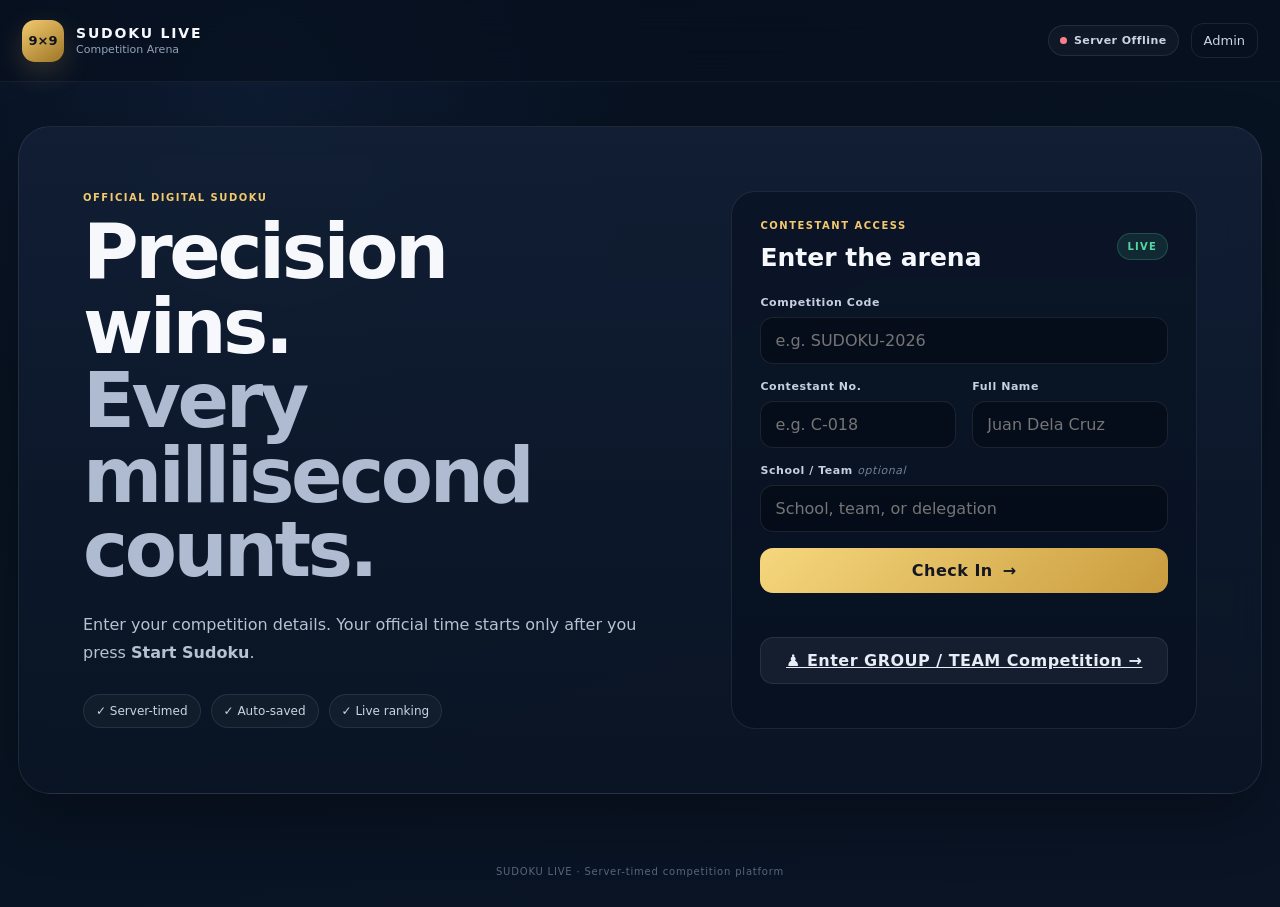
<file: index.html>
<!doctype html>
<html lang="en">
<head>
  <meta charset="utf-8" />
  <meta name="viewport" content="width=device-width,initial-scale=1,viewport-fit=cover" />
  <meta name="theme-color" content="#0b1220" />
  <meta name="description" content="Premium live Sudoku competition platform" />
  <title>SUDOKU LIVE — Competition Arena</title>
  <link rel="manifest" href="./manifest.json" />
  <link rel="icon" href="./assets/icon-192.png" />
  <link rel="apple-touch-icon" href="./assets/icon-192.png" />
  <link rel="stylesheet" href="./styles.css" />
</head>
<body data-page="contestant">
  <div class="ambient ambient-a"></div><div class="ambient ambient-b"></div>
  <header class="topbar">
    <a class="brand" href="./index.html" aria-label="Sudoku Live home">
      <span class="brand-mark" aria-hidden="true">9×9</span>
      <span><strong>SUDOKU LIVE</strong><small>Competition Arena</small></span>
    </a>
    <div class="topbar-actions">
      <span id="connectionBadge" class="status-pill status-connecting"><span class="dot"></span><span>Connecting</span></span>
      <a class="ghost-link" href="./admin.html">Admin</a>
    </div>
  </header>

  <main class="shell contestant-shell">
    <section id="lobbyView" class="view active">
      <div class="hero-card glass">
        <div class="hero-copy">
          <span class="eyebrow">OFFICIAL DIGITAL SUDOKU</span>
          <h1>Precision wins.<br><span>Every millisecond counts.</span></h1>
          <p>Enter your competition details. Your official time starts only after you press <strong>Start Sudoku</strong>.</p>
          <div class="trust-row">
            <span>✓ Server-timed</span><span>✓ Auto-saved</span><span>✓ Live ranking</span>
          </div>
        </div>
        <div class="join-panel">
          <div class="panel-heading"><div><span class="eyebrow">CONTESTANT ACCESS</span><h2>Enter the arena</h2></div><span class="secure-chip">LIVE</span></div>
          <form id="joinForm" class="form-grid">
            <label class="field full"><span>Competition Code</span><input id="competitionCode" autocomplete="off" placeholder="e.g. SUDOKU-2026" maxlength="40" required /></label>
            <label class="field"><span>Contestant No.</span><input id="contestantNo" autocomplete="off" placeholder="e.g. C-018" maxlength="50" required /></label>
            <label class="field"><span>Full Name</span><input id="fullName" autocomplete="name" placeholder="Juan Dela Cruz" maxlength="160" required /></label>
            <label class="field full"><span>School / Team <em>optional</em></span><input id="schoolTeam" autocomplete="organization" placeholder="School, team, or delegation" maxlength="160" /></label>
            <button id="checkInBtn" class="btn btn-primary full" type="submit"><span>Check In</span><span aria-hidden="true">→</span></button>
          </form>
          <p id="joinMessage" class="form-message" role="status"></p><p class="group-entry-link"><a class="btn btn-secondary full" href="./group.html">♟ Enter GROUP / TEAM Competition →</a></p>
        </div>
      </div>
    </section>

    <section id="readyView" class="view">
      <div class="ready-card glass">
        <div class="ready-badge">READY</div>
        <span class="eyebrow">COMPETITION VERIFIED</span>
        <h1 id="readyTitle">Sudoku Competition</h1>
        <p id="readyDescription" class="muted"></p>
        <div class="identity-strip ready-meta-grid">
          <div><small>CONTESTANT</small><strong id="readyName">—</strong></div>
          <div><small>NUMBER</small><strong id="readyNo">—</strong></div>
          <div><small>ORGANIZER</small><strong id="readyOrg">—</strong></div>
          <div><small>DIFFICULTY</small><strong id="readyDifficulty">—</strong></div>
          <div><small>TIME LIMIT</small><strong id="readyLimit">—</strong></div>
          <div><small>PARTICIPATION</small><strong id="readyParticipation">—</strong></div>
        </div>
        <div class="rules-box">
          <strong>Before you start</strong>
          <p>The server controls both elapsed time and the deadline. At 00:00 remaining, your latest server-saved sheet is automatically submitted. Refreshing, closing the app, or changing the device clock will not reset your time.</p>
        </div>
        <button id="startBtn" class="btn btn-primary btn-large">START SUDOKU <span>→</span></button>
        <p id="readyMessage" class="form-message" role="status"></p>
      </div>
    </section>

    <section id="gameView" class="view game-view">
      <div class="game-layout">
        <div class="game-main">
          <div class="game-header glass">
            <div class="game-event"><span class="eyebrow">LIVE ATTEMPT</span><h2 id="gameTitle">Sudoku Competition</h2><p id="gamePlayer">—</p></div>
            <div class="timer-card dual-timer-card">
              <div class="timer-block"><small>TIME ELAPSED</small><strong id="timer">00:00.000</strong></div>
              <div class="timer-block remaining-block"><small>TIME REMAINING</small><strong id="remainingTimer">00:00.000</strong></div>
              <span id="saveStatus">All changes saved</span>
            </div>
          </div>

          <div class="board-wrap glass">
            <div id="sudokuBoard" class="sudoku-board" role="grid" aria-label="Sudoku board"></div>
          </div>

          <div class="mobile-controls glass">
            <div class="number-pad" id="numberPad"></div>
            <div class="tool-row">
              <button class="tool-btn note-toggle" id="noteBtn"><span>✎</span><small>Note</small></button>
              <button class="tool-btn" id="eraseBtn"><span>⌫</span><small>Erase</small></button>
            </div>
          </div>
        </div>

        <aside class="game-sidebar">
          <div class="side-card glass">
            <span class="eyebrow">PROGRESS</span>
            <div class="progress-ring"><strong id="filledCount">0</strong><span>/ 81 filled</span></div>
            <div class="progress-track"><i id="progressBar"></i></div>
            <p class="muted small">Original clue cells are locked. Manual notes are allowed, but no hints, row/column highlighting, answer checking, or solving assistance is provided during play.</p>
          </div>
          <div class="side-card glass">
            <span class="eyebrow">NUMBER PAD</span>
            <div class="number-pad desktop-pad" id="desktopNumberPad"></div>
            <div class="tool-row vertical-tools">
              <button class="tool-btn note-toggle" id="desktopNoteBtn"><span>✎</span><small>Note</small></button>
              <button class="tool-btn" id="desktopEraseBtn"><span>⌫</span><small>Erase</small></button>
            </div>
          </div>
          <div class="side-card danger-card glass">
            <strong>Final submission</strong>
            <p class="muted small">Your board locks after final submission. If time reaches 00:00, the server automatically submits your latest saved sheet.</p>
            <button id="submitBtn" class="btn btn-success full">SUBMIT FINAL ANSWER</button>
          </div>
        </aside>
      </div>
    </section>

    <section id="resultView" class="view">
      <div class="result-card glass">
        <div id="resultIcon" class="result-icon">✓</div>
        <span class="eyebrow">FINAL SUBMISSION RECORDED</span>
        <h1 id="resultHeadline">Submission complete</h1>
        <p id="resultSubline" class="muted">Your result has been secured by the competition server.</p>
        <div class="result-grid">
          <div><small>CORRECT</small><strong id="resultCorrect">—</strong></div>
          <div><small>ACCURACY</small><strong id="resultAccuracy">—</strong></div>
          <div><small>OFFICIAL TIME</small><strong id="resultTime">—</strong></div>
          <div><small>RANK</small><strong id="resultRank">Pending</strong></div>
        </div>
        <div id="leaderboardPanel" class="leaderboard-panel hidden">
          <div class="section-heading"><div><span class="eyebrow">LIVE RESULTS</span><h2>Leaderboard</h2></div></div>
          <div id="publicLeaderboard" class="leaderboard-list"></div>
        </div>
        <button id="returnHomeBtn" class="btn btn-secondary">Return to Home</button>
      </div>
    </section>
  </main>

  <div id="confirmModal" class="modal" aria-hidden="true">
    <div class="modal-backdrop"></div>
    <div class="modal-card glass">
      <div class="modal-icon">!</div><h2>Submit final answer?</h2>
      <p>Once submitted, your answers and official time can no longer be changed.</p>
      <div class="modal-actions"><button id="cancelSubmitBtn" class="btn btn-secondary">Cancel</button><button id="confirmSubmitBtn" class="btn btn-success">Submit Final Answer</button></div>
    </div>
  </div>

  <div id="toastStack" class="toast-stack" aria-live="polite"></div>
  <footer class="footer">SUDOKU LIVE · Server-timed competition platform</footer>
  <script src="./app.js" defer></script>
</body>
</html>
</file>
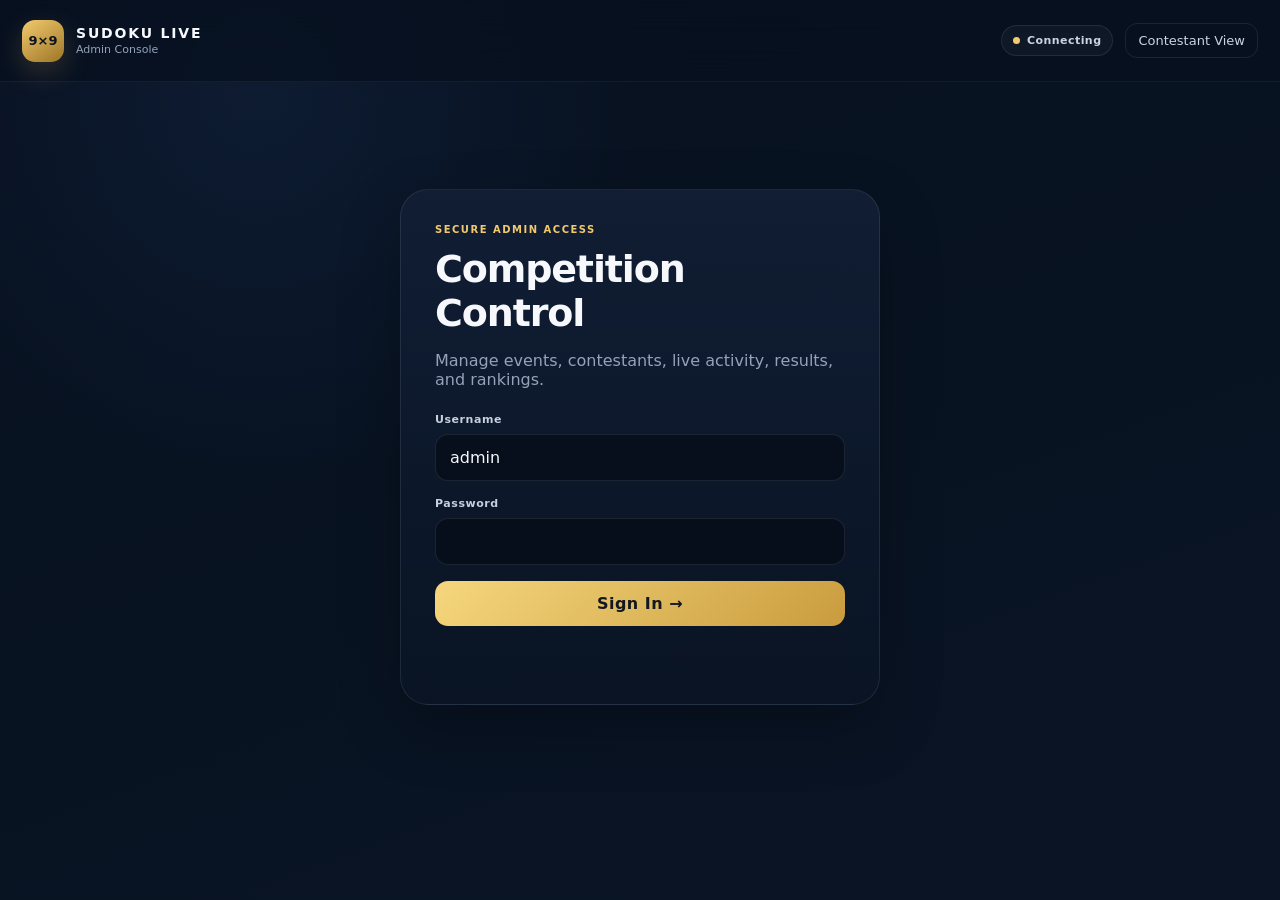
<file: admin.html>
<!doctype html>
<html lang="en">
<head>
  <meta charset="utf-8" />
  <meta name="viewport" content="width=device-width,initial-scale=1,viewport-fit=cover" />
  <meta name="theme-color" content="#0b1220" />
  <title>SUDOKU LIVE — Admin Console</title>
  <link rel="manifest" href="./manifest.json" />
  <link rel="icon" href="./assets/icon-192.png" />
  <link rel="apple-touch-icon" href="./assets/icon-192.png" />
  <link rel="stylesheet" href="./styles.css" /><link rel="stylesheet" href="./group-admin.css" />
</head>
<body data-page="admin">
  <div class="ambient ambient-a"></div><div class="ambient ambient-b"></div>
  <header class="topbar">
    <a class="brand" href="./index.html"><span class="brand-mark">9×9</span><span><strong>SUDOKU LIVE</strong><small>Admin Console</small></span></a>
    <div class="topbar-actions"><span id="adminConnectionBadge" class="status-pill status-connecting"><span class="dot"></span><span>Connecting</span></span><a class="ghost-link" href="./index.html">Contestant View</a></div>
  </header>

  <main class="admin-shell">
    <section id="adminLoginView" class="admin-login view active">
      <div class="login-card glass">
        <span class="eyebrow">SECURE ADMIN ACCESS</span><h1>Competition Control</h1><p class="muted">Manage events, contestants, live activity, results, and rankings.</p>
        <form id="adminLoginForm" class="form-grid single">
          <label class="field"><span>Username</span><input id="adminUsername" value="admin" autocomplete="username" required /></label>
          <label class="field"><span>Password</span><input id="adminPassword" type="password" autocomplete="current-password" required /></label>
          <button class="btn btn-primary" type="submit">Sign In →</button>
          <p id="adminLoginMessage" class="form-message"></p>
        </form>
      </div>
    </section>

    <section id="adminAppView" class="view admin-app">
      <aside class="sidebar glass">
        <div class="sidebar-title"><small>CONTROL CENTER</small><strong id="adminIdentity">Administrator</strong></div>
        <nav class="side-nav">
          <button class="nav-btn active" data-tab="overview"><span>◫</span>Overview</button>
          <button class="nav-btn" data-tab="setup"><span>＋</span>Competition Setup</button>
          <button class="nav-btn" data-tab="groups"><span>♟</span>Teams / Groups</button>
          <button class="nav-btn" data-tab="contestants"><span>♙</span>Contestants</button>
          <button class="nav-btn" data-tab="monitor"><span>◉</span>Live Monitor</button>
          <button class="nav-btn" data-tab="ranking"><span>🏆</span>Rankings</button>
          <button class="nav-btn" data-tab="history"><span>◷</span>History</button>
          <button class="nav-btn" data-tab="settings"><span>⚙</span>Settings</button>
          <button class="nav-btn" data-tab="data"><span>⌁</span>Data & Backup</button>
        </nav>
        <div class="sidebar-bottom"><button id="logoutBtn" class="nav-btn danger-text"><span>↪</span>Sign Out</button></div>
      </aside>

      <div class="admin-content">
        <div class="mobile-admin-nav glass">
          <select id="mobileTabSelect"><option value="overview">Overview</option><option value="setup">Competition Setup</option><option value="groups">Teams / Groups</option><option value="contestants">Contestants</option><option value="monitor">Live Monitor</option><option value="ranking">Rankings</option><option value="history">History</option><option value="settings">Settings</option><option value="data">Data & Backup</option></select>
        </div>

        <section class="admin-tab active" data-panel="overview">
          <div class="page-heading"><div><span class="eyebrow">REAL-TIME OPERATIONS</span><h1>Competition Dashboard</h1><p class="muted">Every critical update is pushed live through Socket.IO.</p></div><div class="heading-actions"><select id="competitionSelect" class="select-premium"></select><button id="refreshBtn" class="icon-btn" title="Resync">↻</button></div></div>
          <div id="noCompetitionNotice" class="empty-state glass hidden"><strong>No competition selected</strong><p>Create a competition from Competition Setup.</p></div>
          <div id="overviewContent">
            <div class="event-strip glass"><div><span id="eventStatus" class="status-chip">DRAFT</span><h2 id="eventName">—</h2><p id="eventMeta">—</p></div><div class="event-actions"><button id="toggleEventBtn" class="btn btn-success">Open Competition</button><button id="leaderboardVisibilityBtn" class="btn btn-secondary">Leaderboard: Hidden</button><button id="copyCodeBtn" class="btn btn-secondary">Copy Code</button><button id="archiveCompetitionBtn" class="btn btn-danger hidden">Archive to History</button></div></div>
            <div class="stat-grid">
              <article class="stat-card glass"><small>REGISTERED</small><strong id="statRegistered">0</strong><span>Total contestants</span></article>
              <article class="stat-card glass"><small>PLAYING</small><strong id="statPlaying">0</strong><span>Live attempts</span></article>
              <article class="stat-card glass"><small>SUBMITTED</small><strong id="statSubmitted">0</strong><span>Final answers</span></article>
              <article class="stat-card glass"><small>PERFECT</small><strong id="statPerfect">0</strong><span>81 / 81 correct</span></article>
              <article class="stat-card glass"><small>NOT STARTED</small><strong id="statNotStarted">0</strong><span>Waiting</span></article>
            </div>
            <div class="dashboard-grid">
              <div class="dashboard-card glass"><div class="section-heading"><div><span class="eyebrow">LIVE ACTIVITY</span><h2>Contestant Monitor</h2></div><span class="live-indicator"><i></i>LIVE</span></div><div id="overviewMonitor" class="table-wrap"></div></div>
              <div class="dashboard-card glass"><div class="section-heading"><div><span class="eyebrow">TOP RESULTS</span><h2>Leaderboard</h2></div></div><div id="overviewLeaderboard" class="leaderboard-list"></div></div>
            </div>
          </div>
        </section>

        <section class="admin-tab" data-panel="setup">
          <div class="page-heading"><div><span class="eyebrow">EVENT BUILDER</span><h1>Competition Setup</h1><p class="muted">Choose the difficulty, official time limit, and participant mode. The system generates equivalent 9×9 Sudoku variants and answer keys automatically.</p></div></div>
          <div class="setup-grid">
            <form id="createCompetitionForm" class="dashboard-card glass form-grid">
              <div class="section-heading full"><div><span class="eyebrow">NEW COMPETITION</span><h2>Event details</h2></div></div>
              <label class="field"><span>Competition Name</span><input id="newName" placeholder="Sudoku Championship Round 2026" required /></label>
              <label class="field"><span>Competition Code</span><input id="newCode" placeholder="CHAMP-2026" required /></label>
              <label class="field full"><span>Organizer / School</span><input id="newOrg" placeholder="Organization or school name" /></label>
              <label class="field full"><span>Description / Instructions</span><textarea id="newDescription" rows="4" placeholder="Instructions shown before contestants start."></textarea></label>

              <label class="field full"><span>Competition Type</span><select id="newCompetitionType"><option value="individual" selected>Individual Competition — Original mode</option><option value="group">GROUP / TEAM Competition</option></select></label>
              <div class="group-create-fields full hidden" id="groupCreateFields">
                <label class="field"><span>Group Format</span><select id="newGroupFormat"><option value="collaborative">Collaborative · One shared board</option><option value="aggregate">Aggregate · Individual boards, combined team score</option></select></label>
                <label class="field"><span>Members per Team</span><input type="number" id="newGroupSize" min="2" max="10" value="4"></label>
                <label class="field"><span>Maximum Teams</span><input type="number" id="newMaxTeams" min="1" max="500" value="8"></label>
                <label class="field"><span>Official Start</span><select id="newGroupStart"><option value="admin">Admin starts every team simultaneously</option><option value="captain">Team captains start individually</option></select></label>
                <label class="field"><span>Shared Board Editing</span><select id="newGroupEdit"><option value="all">All members can edit</option><option value="captain">Captain edits · Others view</option></select></label>
                <p class="muted small group-hint">Admin preregisters teams and individual members. Each member receives a secure access code.</p>
              </div>
              <label class="field"><span>Difficulty</span><select id="newDifficulty" required><option value="EASY">EASY</option><option value="MODERATE">MODERATE</option><option value="DIFFICULT" selected>DIFFICULT</option><option value="EXTREME">EXTREME</option></select></label>
              <label class="field"><span>Time Limit (minutes)</span><input id="newTimeLimit" type="number" min="1" max="720" value="30" required /></label>
              <label class="field"><span>Participation Mode</span><select id="newParticipationMode"><option value="open" selected>Open Play / Unlimited</option><option value="limited">Limited Participants</option></select></label>
              <label class="field" id="maxParticipantsField"><span>Maximum Participants</span><input id="newMaxParticipants" type="number" min="1" max="100000" value="50" /></label>

              <label class="switch-row full"><span><strong>Open Registration</strong><small>ON: contestants may register using the contest code. OFF: pre-registered contestants only.</small></span><input id="newSelfReg" type="checkbox" checked /><i></i></label>
              <label class="switch-row full"><span><strong>Show live leaderboard</strong><small>Normally keep this OFF until official results are ready.</small></span><input id="newShowLeaderboard" type="checkbox" /><i></i></label>

              <div class="generator-card full">
                <div class="generator-icon">9×9</div><div><span class="eyebrow">AUTOMATIC PUZZLE ENGINE</span><strong>No test/material import required</strong><p>The backend creates a validated base puzzle for the selected difficulty, then assigns each contestant a randomized equivalent variant with its private answer key. Variants preserve the same structural difficulty.</p></div>
              </div>
              <button class="btn btn-primary full" type="submit">Create Competition →</button><p id="createMessage" class="form-message full"></p>
            </form>
            <div class="dashboard-card glass guide-card"><span class="eyebrow">COMPETITION ENGINE</span><h2>Fair and server-controlled</h2><div class="check-list"><p>✓ EASY / MODERATE / DIFFICULT / EXTREME modes</p><p>✓ Unique-solution puzzle families</p><p>✓ Random equivalent puzzle per contestant</p><p>✓ Private answer key generated server-side</p><p>✓ Server-authoritative time limit & auto-submit</p><p>✓ Accuracy first, elapsed time as tie-breaker</p></div><div class="info-box"><strong>Important</strong><p>Difficulty, time limit, and participant limit become locked after the first official attempt starts.</p></div></div>
          </div>
        </section>

        <section class="admin-tab" data-panel="groups">
          <div class="page-heading"><div><span class="eyebrow">OFFICIAL TEAM REGISTRY</span><h1>Group Competition</h1><p class="muted">Create teams, preregister each member, distribute secure access codes, and start all teams simultaneously.</p></div><div class="heading-actions"><a href="./group.html" class="btn btn-secondary" target="_blank">Open Player Group Arena ↗</a></div></div>
          <div id="groupNotSelected" class="dashboard-card glass"><h2>Select a Group Competition</h2><p class="muted">Create a Group type in Competition Setup, then select it in the top Dashboard.</p></div>
          <div id="groupAdminPanel" class="hidden">
            <div class="group-admin-actions"><button class="btn btn-primary" id="groupStartAll">Start All Teams Simultaneously</button><button class="btn btn-secondary" id="groupRefresh">↻ Refresh Teams</button><span id="groupAdminDetails" class="muted small"></span></div>
            <div class="registry-toolbar"><button class="btn btn-primary" id="groupQuickAdd" type="button">＋ Add Team & Members</button><span class="muted small">Create a whole roster in one step. Team and member codes are suggested automatically.</span></div>
            <details class="dashboard-card glass registry-import"><summary>Bulk Import (CSV) · Optional</summary><p class="muted small">One row per member: <strong>Team Code, Team Name, School, Contestant No., Full Name, Role</strong>. The first member should be captain.</p><textarea id="groupBulk" rows="6" placeholder="A, TEAM ALPHA, MNHS, A-01, Juan Dela Cruz, captain"></textarea><button class="btn btn-secondary full" id="groupImport" type="button">Import and Generate Access Codes</button></details>
            <div class="dashboard-card glass"><div class="section-heading"><div><span class="eyebrow">LIVE GROUP REGISTRY</span><h2>Official Teams</h2></div></div><div id="groupTeamList" class="group-team-list"></div></div>
            <div class="dashboard-card glass hidden" id="groupCredentialsPanel"><div class="section-heading"><div><span class="eyebrow">CONFIDENTIAL · SHOW ONLY ONCE</span><h2>New Member Credentials</h2></div><button id="groupDownloadCreds" class="btn btn-secondary" type="button">Download CSV</button></div><p class="muted small">Copy or download these credentials now. For security, PINs are stored hashed and cannot be displayed again; use Reset Code for a replacement.</p><div id="groupCredentialList" class="table-wrap"></div></div>
          </div>
        </section>

        <section class="admin-tab" data-panel="contestants">
          <div class="page-heading"><div><span class="eyebrow">PARTICIPANT REGISTRY</span><h1>Contestants</h1><p class="muted">Pre-register contestants or allow self-registration in event settings.</p></div></div>
          <div class="registry-toolbar"><button class="btn btn-primary" id="individualQuickAdd" type="button">＋ Add Contestant</button><label class="registry-search"><span class="muted small">Search</span><input id="contestantSearch" placeholder="Name, number or school" type="search" autocomplete="off" /></label></div>
          <form id="addContestantForm" class="hidden"><input id="addNo"><input id="addName"><input id="addSchool"><button type="submit">Save</button><p id="contestantMessage" class="form-message"></p></form>
          <details class="dashboard-card glass registry-import"><summary>Bulk Import (CSV) · Optional</summary><p class="muted small">Format: <strong>Contestant No, Full Name, School/Team</strong> — one contestant per line.</p><textarea id="bulkContestants" rows="6" placeholder="C-001, Juan Dela Cruz, Team A"></textarea><button id="bulkImportBtn" class="btn btn-secondary full" type="button">Import Contestants</button><p id="bulkMessage" class="form-message"></p></details>
          <div class="dashboard-card glass"><div class="section-heading"><div><span class="eyebrow">REGISTRY</span><h2>Competition contestants</h2></div></div><div id="contestantTable" class="table-wrap"></div></div>
        </section>

        <section class="admin-tab" data-panel="monitor">
          <div class="page-heading"><div><span class="eyebrow">SOCKET.IO LIVE FEED</span><h1>Live Monitor</h1><p class="muted">Starts, saves, submissions, reconnects, and status changes appear without manual refreshing.</p></div></div>
          <div class="dashboard-card glass"><div class="section-heading"><div><span class="eyebrow">ACTIVE EVENT</span><h2 id="monitorTitle">Contestant Status</h2></div><span class="live-indicator"><i></i>LIVE</span></div><div id="fullMonitor" class="table-wrap"></div></div>
        </section>

        <section class="admin-tab" data-panel="ranking">
          <div class="page-heading"><div><span class="eyebrow">OFFICIAL RESULTS</span><h1>Rankings</h1><p class="muted">Correctness first, then shortest server-measured elapsed time.</p></div><div class="heading-actions result-tools"><button id="printResultsBtn" class="icon-action-btn" title="Print official results" aria-label="Print official results"><svg viewBox="0 0 24 24" aria-hidden="true"><path d="M7 8V4h10v4M7 17H5a2 2 0 0 1-2-2v-4a2 2 0 0 1 2-2h14a2 2 0 0 1 2 2v4a2 2 0 0 1-2 2h-2M7 14h10v6H7z"/></svg></button><button id="certificateBtn" class="icon-action-btn certificate-action" title="Generate Champion certificates" aria-label="Generate certificates"><span class="cert-icon">★</span><span class="file-badge">CERT</span></button><button id="exportXlsxBtn" class="icon-action-btn" title="Download Excel (.xlsx)" aria-label="Download Excel results"><svg viewBox="0 0 24 24" aria-hidden="true"><path d="M12 3v12m0 0 4-4m-4 4-4-4M5 19h14"/></svg><span class="file-badge">XLSX</span></button></div></div>
          <div class="dashboard-card glass"><div class="ranking-note"><strong>Ranking logic</strong><span>Accuracy / Correct answers ↓ → Shortest elapsed time ↑</span></div><div id="fullLeaderboard" class="ranking-table"></div></div>
        </section>


        <section class="admin-tab" data-panel="history">
          <div class="page-heading"><div><span class="eyebrow">OFFICIAL RECORDS</span><h1>Competition History</h1><p class="muted">Completed competitions are archived here with their rankings, exports, and certificates. Admins can permanently delete an individual archived record using its Delete button.</p></div><div class="heading-actions"><button id="refreshHistoryBtn" class="btn btn-secondary">Refresh History</button></div></div>
          <div id="historyList" class="history-grid"></div>
        </section>

        <section class="admin-tab" data-panel="settings">
          <div class="page-heading"><div><span class="eyebrow">CERTIFICATE SETTINGS</span><h1>Signatories & Certificate Header</h1><p class="muted">Configure the names and designations that automatically appear on Champion, 1st Runner-Up, and 2nd Runner-Up certificates.</p></div></div>
          <form id="certificateSettingsForm" class="dashboard-card glass form-grid certificate-settings-form">
            <div class="section-heading full"><div><span class="eyebrow">A4 CERTIFICATE TEMPLATE</span><h2>Institutional Header</h2></div></div>
            <label class="field full"><span>Department</span><input id="certDepartment" value="DEPARTMENT OF EDUCATION" /></label>
            <label class="field"><span>Region</span><input id="certRegion" value="CARAGA ADMINISTRATIVE REGION" /></label>
            <label class="field"><span>Division</span><input id="certDivision" value="DIVISION OF AGUSAN DEL NORTE" /></label>
            <label class="field full"><span>School Name</span><input id="certSchool" value="MAGALLANES NATIONAL HIGH SCHOOL" /></label>
            <label class="field full"><span>Venue / Issuance Place</span><input id="certVenue" value="Magallanes National High School, Magallanes, Agusan del Norte" /></label>
            <div class="section-heading full signatory-heading"><div><span class="eyebrow">SIGNATORIES</span><h2>Four configurable signature lines</h2><p class="muted small">Leave a name blank if you want a blank signature line with designation only.</p></div></div>
            <div id="signatoryFields" class="signatory-grid full"></div>
            <button class="btn btn-primary full" type="submit">Save Certificate Settings</button>
            <p id="certificateSettingsMessage" class="form-message full"></p>
          </form>
        </section>

        <section class="admin-tab" data-panel="data">
          <div class="page-heading"><div><span class="eyebrow">DATA PROTECTION</span><h1>Backup, Restore & Reset</h1><p class="muted">Protect official records and safely clear practice data without changing the contest configuration or generator settings.</p></div></div>
          <div class="data-tools-grid">
            <article class="data-tool-card dashboard-card glass">
              <div class="tool-icon backup-icon">⇩</div>
              <span class="eyebrow">FULL DATA BACKUP</span><h2>Download Backup</h2>
              <p>Downloads competitions, contestants, attempts, rankings, and audit records. Admin credentials are intentionally excluded.</p>
              <button id="backupDataBtn" class="btn btn-primary full">Download Backup</button>
            </article>
            <article class="data-tool-card dashboard-card glass">
              <div class="tool-icon restore-icon">↺</div>
              <span class="eyebrow">SAFE RESTORE</span><h2>Restore Backup</h2>
              <p>Restore a SUDOKU LIVE backup file. All competitions must be closed and no contestant may be actively playing.</p>
              <label class="file-chip restore-picker">Choose Backup File<input id="restoreBackupFile" type="file" accept=".json,application/json" /></label>
              <div id="restoreFileName" class="selected-file">No file selected</div>
              <button id="restoreDataBtn" class="btn btn-secondary full" disabled>Review & Restore</button>
            </article>
            <article class="data-tool-card dashboard-card glass danger-tool">
              <div class="tool-icon reset-icon">⌫</div>
              <span class="eyebrow">PRACTICE CLEANUP</span><h2>Reset Operational Data</h2>
              <p>Clears the <strong>selected competition's contestants, attempts, results, rankings, and live practice records</strong>, then returns it to Draft.</p>
              <div class="preserve-note"><strong>Preserved:</strong> competition name/code, instructions, organizer, difficulty, time limit, participation settings, generator configuration, and admin account.</div>
              <button id="resetOperationalBtn" class="btn btn-danger full">Reset Selected Competition</button>
            </article>
          </div>
          <div class="dashboard-card glass safety-banner"><strong>Recommended workflow</strong><span>Download a backup first → reset practice data → register official contestants → open the elimination round.</span></div>
        </section>
      </div>
    </section>
  </main>


  <div id="resetOperationalModal" class="modal" aria-hidden="true">
    <div class="modal-backdrop" data-close-reset></div>
    <div class="modal-card glass confirm-data-card">
      <div class="modal-icon danger-modal-icon">!</div>
      <span class="eyebrow">DESTRUCTIVE ACTION</span><h2>Reset practice data?</h2>
      <p id="resetOperationalSummary">This will permanently clear operational records for the selected competition.</p>
      <label class="field confirm-field"><span>Type the competition code to confirm</span><input id="resetConfirmCode" autocomplete="off" /></label>
      <div class="modal-actions"><button id="cancelResetBtn" class="btn btn-secondary">Cancel</button><button id="confirmResetBtn" class="btn btn-danger" disabled>Reset Operational Data</button></div>
    </div>
  </div>

  <div id="restoreBackupModal" class="modal" aria-hidden="true">
    <div class="modal-backdrop" data-close-restore></div>
    <div class="modal-card glass confirm-data-card">
      <div class="modal-icon">↺</div>
      <span class="eyebrow">RESTORE BACKUP</span><h2>Replace competition data?</h2>
      <p id="restoreBackupSummary">The selected backup will replace current competition data. Your admin account remains unchanged.</p>
      <div class="modal-actions"><button id="cancelRestoreBtn" class="btn btn-secondary">Cancel</button><button id="confirmRestoreBtn" class="btn btn-primary">Restore Backup</button></div>
    </div>
  </div>


  <div id="deleteHistoryModal" class="modal" aria-hidden="true">
    <div class="modal-backdrop" data-close-history-delete></div>
    <form id="deleteHistoryForm" class="modal-card glass confirm-data-card" role="dialog" aria-modal="true" aria-labelledby="deleteHistoryTitle">
      <div class="modal-icon danger-modal-icon">!</div>
      <span class="eyebrow">PERMANENT HISTORY DELETION</span>
      <h2 id="deleteHistoryTitle">Delete archived competition?</h2>
      <p id="deleteHistorySummary">This action will permanently erase this competition's records.</p>
      <p class="delete-history-warning">Cannot be undone. Download a full backup first if these records may be needed later.</p>
      <label class="field confirm-field"><span>Type the competition code to confirm</span><input id="deleteHistoryConfirmCode" autocomplete="off" autocapitalize="characters" required /></label>
      <div class="modal-actions"><button id="cancelHistoryDeleteBtn" class="btn btn-secondary" type="button">Cancel</button><button id="confirmHistoryDeleteBtn" class="btn btn-danger" type="submit" disabled>Permanently Delete</button></div>
    </form>
  </div>

  <div id="registryModal" class="modal" aria-hidden="true"><div class="modal-backdrop" data-registry-close></div><form class="modal-card glass registry-editor" id="registryEditorForm" role="dialog" aria-modal="true" aria-labelledby="registryEditorTitle"><div class="registry-editor-top"><span class="eyebrow">QUICK REGISTRATION</span><button type="button" class="registry-icon-btn" data-registry-close aria-label="Close registration editor">×</button></div><h2 id="registryEditorTitle">Registration</h2><p id="registryEditorHelp" class="muted small">Fields marked * are required.</p><div id="registryEditorFields"></div><p id="registryEditorError" class="form-message" role="alert"></p><div class="modal-actions"><button type="button" class="btn btn-secondary" data-registry-close>Cancel</button><button type="submit" class="btn btn-primary" id="registryEditorSave">Save</button></div></form></div>
  <div id="adminToastStack" class="toast-stack"></div>
  <script src="./admin.js" defer></script><script src="./group-admin.js" defer></script>
</body>
</html>
</file>
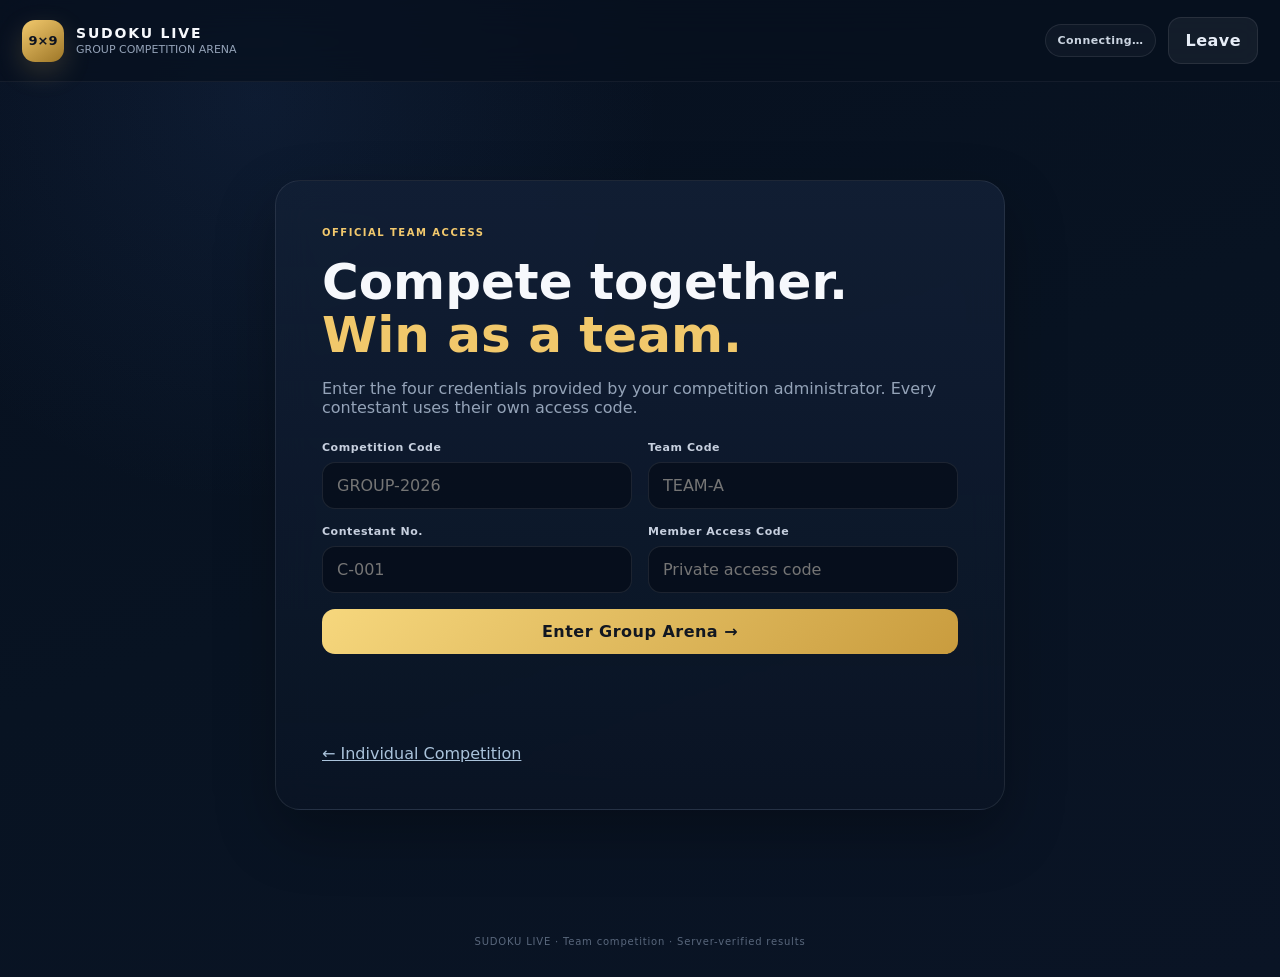
<file: group.html>
<!doctype html><html lang="en"><head><meta charset="utf-8"><meta name="viewport" content="width=device-width,initial-scale=1,viewport-fit=cover"><meta name="theme-color" content="#0b1220"><title>SUDOKU LIVE · Group Arena</title><link rel="manifest" href="./manifest.json"><link rel="icon" href="./assets/icon-192.png"><link rel="stylesheet" href="./styles.css"><link rel="stylesheet" href="./group.css"></head>
<body class="group-page"><div class="ambient ambient-a"></div><div class="ambient ambient-b"></div><header class="topbar"><a class="brand" href="./index.html"><span class="brand-mark">9×9</span><span><strong>SUDOKU LIVE</strong><small>GROUP COMPETITION ARENA</small></span></a><div class="topbar-actions"><span class="status-pill" id="groupConnection">Connecting…</span><button class="btn btn-secondary" id="groupLogout" type="button">Leave</button></div></header>
<main class="shell group-shell"><section id="groupLogin" class="group-login glass"><span class="eyebrow">OFFICIAL TEAM ACCESS</span><h1>Compete together. <span>Win as a team.</span></h1><p class="muted">Enter the four credentials provided by your competition administrator. Every contestant uses their own access code.</p><form id="groupLoginForm" class="form-grid"><label class="field"><span>Competition Code</span><input id="gc" maxlength="40" required autocomplete="off" placeholder="GROUP-2026"></label><label class="field"><span>Team Code</span><input id="gt" maxlength="40" required autocomplete="off" placeholder="TEAM-A"></label><label class="field"><span>Contestant No.</span><input id="gn" maxlength="50" required autocomplete="off" placeholder="C-001"></label><label class="field"><span>Member Access Code</span><input id="gp" maxlength="48" required autocomplete="off" type="password" placeholder="Private access code"></label><button class="btn btn-primary full" type="submit">Enter Group Arena →</button><p class="form-message full" id="groupLoginMessage" role="status"></p></form><a class="group-back" href="./index.html">← Individual Competition</a></section>
<section id="groupArena" class="hidden"><div class="group-heading glass"><div><span class="eyebrow" id="groupMode">COLLABORATIVE CHALLENGE</span><h1 id="groupTeamName">Your Team</h1><p id="groupIdentity" class="muted"></p><div class="group-members" id="groupMembers"></div></div><div class="group-times"><div><small>OFFICIAL TIME ELAPSED</small><strong id="groupElapsed">00:00</strong></div><div><small>TIME REMAINING</small><strong id="groupRemaining">--:--</strong></div></div></div>
<div class="group-status glass" id="groupStatus"><span id="groupStatusText">Waiting for official start</span><button class="btn btn-primary hidden" id="groupStart">Start Team Attempt →</button></div>
<div class="group-game-layout"><div class="group-board-panel glass"><div class="group-board-head"><strong id="groupBoardTitle">Official Group Puzzle</strong><span id="groupSync">● Server synchronized</span></div><div class="group-grid" id="groupGrid" role="grid" aria-label="Team Sudoku puzzle"></div><div class="group-numpad" id="groupPad"></div><div class="group-tools"><button class="btn btn-secondary" id="groupNote">✎ Notes: Off</button><button class="btn btn-secondary" id="groupErase">⌫ Erase</button></div><p class="muted small" id="groupBoardTip">Choose a cell, then enter a digit. Original clues cannot be edited.</p></div>
<aside class="group-side"><div class="side-card glass"><span class="eyebrow">TEAM PROGRESS</span><h2 id="groupFilled">0 / 81</h2><div class="progress-track"><i id="groupProgress"></i></div><p class="muted small">Filled cells are progress only; correctness is revealed after results are released.</p></div><div class="side-card glass"><span class="eyebrow">TEAM STATUS</span><div id="groupRoster"></div><p class="muted small">Each device synchronizes official changes through the server. A stale edit reloads the latest board.</p></div><div class="side-card glass"><span class="eyebrow">FINAL SUBMISSION</span><p class="muted small" id="groupSubmitHint">Only the team captain can submit a collaborative board. For aggregate, each member submits their own board.</p><button class="btn btn-success full" id="groupSubmit">Submit Final Answer</button></div></aside></div>
<div id="groupResults" class="group-results glass hidden"><span class="eyebrow">OFFICIAL GROUP RESULTS</span><h2>Team Leaderboard</h2><div id="groupLeaderboard"></div></div></section></main><div id="groupToasts" class="toast-stack" aria-live="polite"></div><footer class="footer">SUDOKU LIVE · Team competition · Server-verified results</footer><script src="./group.js" defer></script></body></html>
</file>
<file: styles.css>
:root{
  --bg:#07101f;--bg2:#0b1528;--panel:rgba(14,25,45,.82);--panel2:rgba(19,33,57,.88);--line:rgba(255,255,255,.085);
  --text:#f6f8fc;--muted:#94a3b8;--gold:#f2c96d;--gold2:#d7a944;--green:#56d6a1;--red:#ff7d8d;--blue:#75a7ff;
  --shadow:0 24px 60px rgba(0,0,0,.28);--radius:24px;--radius-sm:16px;--max:1440px;
}
*{box-sizing:border-box}html{background:var(--bg);scroll-behavior:smooth}body{margin:0;min-height:100vh;overflow-x:hidden;background:radial-gradient(circle at 20% 10%,rgba(60,105,180,.12),transparent 30%),linear-gradient(160deg,#07101f 0%,#081322 50%,#0a1425 100%);color:var(--text);font-family:Inter,ui-sans-serif,system-ui,-apple-system,BlinkMacSystemFont,"Segoe UI",sans-serif;-webkit-font-smoothing:antialiased}
button,input,textarea,select{font:inherit}button{cursor:pointer}.ambient{position:fixed;border-radius:50%;filter:blur(90px);pointer-events:none;z-index:-1;opacity:.22}.ambient-a{width:360px;height:360px;background:#315fa9;left:-120px;top:12%}.ambient-b{width:420px;height:420px;background:#8b6a24;right:-180px;bottom:3%}
.glass{background:linear-gradient(180deg,rgba(18,31,53,.92),rgba(10,20,36,.88));border:1px solid var(--line);box-shadow:var(--shadow);backdrop-filter:blur(18px)}
.topbar{height:82px;padding:0 max(22px,calc((100vw - var(--max))/2));display:flex;align-items:center;justify-content:space-between;border-bottom:1px solid rgba(255,255,255,.055);position:sticky;top:0;background:rgba(7,16,31,.76);backdrop-filter:blur(18px);z-index:50}.brand{display:flex;gap:12px;align-items:center;color:inherit;text-decoration:none}.brand-mark{width:42px;height:42px;border-radius:13px;display:grid;place-items:center;background:linear-gradient(145deg,var(--gold),#9d7627);color:#0d1320;font-weight:900;font-size:13px;box-shadow:0 10px 28px rgba(242,201,109,.18)}.brand strong{display:block;letter-spacing:.13em;font-size:14px}.brand small{display:block;color:var(--muted);font-size:11px;margin-top:2px}.topbar-actions{display:flex;align-items:center;gap:12px}.ghost-link{color:#cbd5e1;text-decoration:none;font-size:13px;padding:9px 12px;border:1px solid var(--line);border-radius:12px}.status-pill{display:inline-flex;align-items:center;gap:7px;padding:8px 11px;border-radius:999px;font-size:11px;font-weight:800;letter-spacing:.04em;border:1px solid var(--line);color:#cbd5e1;background:rgba(255,255,255,.035)}.status-pill .dot{width:7px;height:7px;border-radius:50%;background:#94a3b8}.status-online .dot{background:var(--green);box-shadow:0 0 0 5px rgba(86,214,161,.09)}.status-offline .dot{background:var(--red)}.status-connecting .dot{background:var(--gold);animation:pulse 1.2s infinite}@keyframes pulse{50%{opacity:.35}}
.shell{width:min(var(--max),calc(100% - 36px));margin:0 auto;padding:44px 0 72px}.view{display:none}.view.active{display:block}.contestant-shell{max-width:1280px}.hero-card{border-radius:32px;padding:clamp(28px,5vw,64px);display:grid;grid-template-columns:1.12fr .88fr;gap:56px;align-items:center;min-height:650px}.eyebrow{display:block;color:var(--gold);font-weight:900;letter-spacing:.15em;font-size:10px;margin-bottom:12px}.hero-copy h1{font-size:clamp(42px,6vw,76px);line-height:.98;letter-spacing:-.045em;margin:0 0 24px}.hero-copy h1 span{color:#aebbd0}.hero-copy p{color:#b6c1d2;font-size:16px;line-height:1.7;max-width:650px}.trust-row{display:flex;flex-wrap:wrap;gap:10px;margin-top:28px}.trust-row span{padding:9px 12px;border:1px solid var(--line);border-radius:999px;color:#cbd5e1;font-size:12px;background:rgba(255,255,255,.035)}
.join-panel,.ready-card,.result-card{border:1px solid var(--line);border-radius:24px;padding:28px;background:rgba(6,15,29,.46)}.panel-heading,.section-heading,.grid-input-heading,.page-heading,.event-strip{display:flex;align-items:center;justify-content:space-between;gap:18px}.panel-heading h2,.section-heading h2,.grid-input-heading strong{margin:0}.panel-heading h2{font-size:25px}.secure-chip,.status-chip{border-radius:999px;padding:7px 10px;font-size:10px;font-weight:900;letter-spacing:.12em;background:rgba(86,214,161,.11);color:var(--green);border:1px solid rgba(86,214,161,.22)}
.form-grid{display:grid;grid-template-columns:1fr 1fr;gap:16px;margin-top:24px}.form-grid.single{grid-template-columns:1fr}.full{grid-column:1/-1;width:100%}.field{display:flex;flex-direction:column;gap:8px}.field span{font-size:11px;font-weight:800;color:#c7d0df;letter-spacing:.05em}.field em{font-weight:500;color:#718096}.field input,.field textarea,.field select,textarea,.select-premium,.mobile-admin-nav select{width:100%;border:1px solid rgba(255,255,255,.09);border-radius:13px;background:rgba(4,10,21,.6);color:var(--text);padding:13px 14px;outline:none;transition:.18s}.field input:focus,.field textarea:focus,textarea:focus,.select-premium:focus{border-color:rgba(242,201,109,.55);box-shadow:0 0 0 3px rgba(242,201,109,.07)}textarea{resize:vertical}.btn{border:0;border-radius:13px;padding:13px 16px;font-weight:850;letter-spacing:.03em;display:inline-flex;align-items:center;justify-content:center;gap:10px;transition:transform .15s,filter .15s,border-color .15s}.btn:hover{transform:translateY(-1px);filter:brightness(1.04)}.btn:disabled{cursor:not-allowed;opacity:.46;transform:none}.btn-primary{background:linear-gradient(135deg,#f6d77d,#c99c3e);color:#121721}.btn-secondary{background:rgba(255,255,255,.055);color:#e7edf7;border:1px solid var(--line)}.btn-success{background:linear-gradient(135deg,#72e5b8,#33ad7b);color:#071812}.btn-danger{background:rgba(255,125,141,.12);color:#ff9ba7;border:1px solid rgba(255,125,141,.2)}.btn-large{padding:17px 24px;font-size:15px}.form-message{min-height:18px;margin:10px 0 0;color:#f1c96f;font-size:12px}.form-message.error{color:var(--red)}.form-message.success{color:var(--green)}
.ready-card,.result-card{max-width:860px;margin:55px auto;text-align:center;padding:48px;border-radius:30px}.ready-badge{width:86px;height:86px;border-radius:28px;background:linear-gradient(145deg,rgba(242,201,109,.18),rgba(242,201,109,.06));border:1px solid rgba(242,201,109,.28);display:grid;place-items:center;margin:0 auto 22px;color:var(--gold);font-weight:900;letter-spacing:.12em}.ready-card h1,.result-card h1{font-size:clamp(32px,5vw,54px);margin:4px 0 10px;letter-spacing:-.035em}.muted{color:var(--muted)}.small{font-size:12px;line-height:1.6}.identity-strip,.result-grid{display:grid;grid-template-columns:repeat(3,1fr);gap:12px;margin:26px 0}.identity-strip>div,.result-grid>div{padding:17px;border:1px solid var(--line);background:rgba(255,255,255,.025);border-radius:15px}.identity-strip small,.result-grid small{display:block;color:#7f8da3;font-size:9px;font-weight:900;letter-spacing:.12em;margin-bottom:7px}.identity-strip strong,.result-grid strong{font-size:14px}.rules-box,.info-box{background:rgba(117,167,255,.06);border:1px solid rgba(117,167,255,.13);border-radius:16px;padding:18px;text-align:left;margin:22px 0}.rules-box p,.info-box p{margin:7px 0 0;color:#9aa9bd;line-height:1.65;font-size:13px}
.game-view{padding-top:4px;min-width:0}.game-layout{display:grid;grid-template-columns:minmax(0,1fr) 330px;gap:24px;min-width:0}.game-main{min-width:0;width:100%}.game-header{padding:20px 22px;border-radius:20px;margin-bottom:18px;display:flex;align-items:center;justify-content:space-between;gap:20px}.game-event h2{margin:0 0 4px;font-size:20px}.game-event p{margin:0;color:var(--muted);font-size:12px}.timer-card{text-align:right}.timer-card small{display:block;color:#76849a;font-size:9px;font-weight:900;letter-spacing:.13em}.timer-card strong{display:block;font-variant-numeric:tabular-nums;font-size:clamp(26px,4vw,42px);letter-spacing:-.03em;color:#fff}.timer-card span{font-size:10px;color:var(--green)}.board-wrap{box-sizing:border-box;width:min(100%,810px);min-width:0;padding:clamp(12px,2vw,22px);border-radius:22px;margin:0 auto;overflow:hidden}.sudoku-board{display:grid;grid-template-columns:repeat(9,minmax(0,1fr));grid-template-rows:repeat(9,minmax(0,1fr));aspect-ratio:1/1;width:100%;max-width:100%;min-width:0;background:#111d31;border:3px solid #d3b96e;border-radius:12px;overflow:hidden;touch-action:manipulation}.sudoku-cell{appearance:none;-webkit-appearance:none;position:relative;min-width:0;min-height:0;width:100%;height:100%;padding:0;margin:0;border:1px solid rgba(205,220,239,.15);display:grid;place-items:center;background:rgba(11,21,38,.94);color:#f7f9fc;font-weight:650;font-size:clamp(19px,4vw,42px);line-height:1;font-variant-numeric:tabular-nums;user-select:none;-webkit-user-select:none;transition:box-shadow .08s,color .08s}.sudoku-cell:nth-child(9n+3),.sudoku-cell:nth-child(9n+6){border-right:2px solid rgba(242,201,109,.75)}.sudoku-cell.box-bottom{border-bottom:2px solid rgba(242,201,109,.75)}.sudoku-cell.clue{background:rgba(242,201,109,.09);color:#f7d98a;font-weight:900}.sudoku-cell.selected{z-index:2;box-shadow:inset 0 0 0 2px rgba(117,167,255,.95)}.sudoku-cell.player-value{color:#dbe8ff}.sudoku-cell:focus{outline:none}.single-tool-row .tool-btn{width:100%;flex:1}.vertical-tools.single-tool-row{grid-template-columns:1fr}.game-sidebar{display:flex;flex-direction:column;gap:16px}.side-card,.dashboard-card{padding:21px;border-radius:20px}.progress-ring{margin:18px 0 12px}.progress-ring strong{font-size:38px}.progress-ring span{color:#78879d;font-size:12px}.progress-track{height:8px;border-radius:999px;background:rgba(255,255,255,.06);overflow:hidden}.progress-track i{display:block;height:100%;width:0;background:linear-gradient(90deg,var(--gold2),var(--gold));transition:width .25s}.number-pad{display:grid;grid-template-columns:repeat(3,1fr);gap:8px}.number-key{aspect-ratio:1;border-radius:13px;border:1px solid var(--line);background:rgba(255,255,255,.04);color:#f5f7fb;font-size:22px;font-weight:800}.number-key:hover{background:rgba(242,201,109,.11);border-color:rgba(242,201,109,.28)}.tool-row{display:flex;gap:8px;margin-top:12px}.tool-btn{flex:1;border:1px solid var(--line);background:rgba(255,255,255,.035);color:#dce4ef;border-radius:13px;padding:11px 8px}.tool-btn span{display:block;font-size:19px}.tool-btn small{display:block;font-size:9px;margin-top:3px;color:#8a98ab}.vertical-tools{display:grid;grid-template-columns:1fr 1fr}.mobile-controls{display:none}.danger-card{border-color:rgba(255,125,141,.13)}.danger-card strong{display:block;margin-bottom:4px}.result-icon{width:92px;height:92px;border-radius:50%;display:grid;place-items:center;margin:0 auto 22px;background:rgba(86,214,161,.12);border:1px solid rgba(86,214,161,.25);font-size:40px;color:var(--green)}.result-icon.imperfect{background:rgba(242,201,109,.1);border-color:rgba(242,201,109,.25);color:var(--gold)}.result-grid{grid-template-columns:repeat(4,1fr)}.leaderboard-panel{margin-top:28px;text-align:left}.hidden{display:none!important}.leaderboard-list{display:flex;flex-direction:column;gap:8px}.leader-row{display:grid;grid-template-columns:48px minmax(0,1fr) auto;align-items:center;gap:10px;padding:11px 12px;border:1px solid var(--line);border-radius:13px;background:rgba(255,255,255,.025)}.rank-no{font-weight:900;color:#9eabc0}.rank-no.podium{color:var(--gold)}.leader-name strong{display:block;font-size:12px}.leader-name small{color:#76859a;font-size:10px}.leader-time{text-align:right;font-variant-numeric:tabular-nums}.leader-time strong{display:block;font-size:13px}.leader-time small{color:#7c899b;font-size:9px}.footer{text-align:center;padding:0 20px 30px;color:#59677c;font-size:10px;letter-spacing:.08em}
.modal{position:fixed;inset:0;display:none;align-items:center;justify-content:center;padding:20px;z-index:100}.modal.open{display:flex}.modal-backdrop{position:absolute;inset:0;background:rgba(1,6,14,.75);backdrop-filter:blur(8px)}.modal-card{position:relative;width:min(480px,100%);padding:28px;border-radius:23px;text-align:center}.modal-icon{width:55px;height:55px;border-radius:18px;display:grid;place-items:center;margin:0 auto 15px;background:rgba(242,201,109,.12);color:var(--gold);font-size:24px;font-weight:900}.modal-card h2{margin:0}.modal-card p{color:var(--muted);line-height:1.6}.modal-actions{display:grid;grid-template-columns:1fr 1fr;gap:10px;margin-top:22px}.toast-stack{position:fixed;right:20px;bottom:20px;z-index:130;display:flex;flex-direction:column;gap:10px}.toast{padding:12px 14px;border:1px solid var(--line);background:#101c30;color:#eaf0f8;border-radius:13px;box-shadow:0 15px 35px rgba(0,0,0,.3);font-size:12px;max-width:360px;animation:toastIn .2s ease}.toast.error{border-color:rgba(255,125,141,.28)}.toast.success{border-color:rgba(86,214,161,.28)}@keyframes toastIn{from{opacity:0;transform:translateY(8px)}}
/* Admin */
.admin-shell{width:min(1500px,calc(100% - 28px));margin:0 auto;padding:26px 0 50px}.admin-login{max-width:480px;margin:9vh auto}.login-card{border-radius:28px;padding:34px}.login-card h1{margin:0 0 8px;font-size:38px;letter-spacing:-.03em}.admin-app{display:none!important;grid-template-columns:245px 1fr;gap:22px}.admin-app.active{display:grid!important}.sidebar{border-radius:23px;padding:16px;min-height:calc(100vh - 134px);position:sticky;top:104px;height:fit-content}.sidebar-title{padding:10px 10px 18px;border-bottom:1px solid var(--line)}.sidebar-title small{display:block;color:#6f7e95;font-size:9px;letter-spacing:.14em;margin-bottom:5px}.sidebar-title strong{font-size:13px}.side-nav{display:flex;flex-direction:column;gap:6px;padding-top:14px}.nav-btn{width:100%;border:1px solid transparent;background:transparent;color:#9eabbf;border-radius:12px;padding:11px 12px;text-align:left;display:flex;gap:10px;align-items:center;font-size:12px}.nav-btn:hover,.nav-btn.active{background:rgba(255,255,255,.045);border-color:var(--line);color:#fff}.nav-btn.active{box-shadow:inset 3px 0 0 var(--gold)}.sidebar-bottom{margin-top:32px;border-top:1px solid var(--line);padding-top:10px}.danger-text{color:#df8591}.admin-content{min-width:0}.admin-tab{display:none}.admin-tab.active{display:block}.page-heading{margin:8px 0 22px;align-items:flex-end}.page-heading h1{font-size:clamp(30px,4vw,45px);letter-spacing:-.035em;margin:0 0 4px}.page-heading p{margin:0}.heading-actions{display:flex;gap:9px;align-items:center}.select-premium{width:auto;min-width:230px;padding:10px 13px}.icon-btn{width:42px;height:42px;border-radius:12px;border:1px solid var(--line);background:rgba(255,255,255,.04);color:#fff;font-size:20px}.event-strip{padding:20px 22px;border-radius:20px;margin-bottom:16px}.event-strip h2{margin:8px 0 3px;font-size:22px}.event-strip p{margin:0;color:var(--muted);font-size:12px}.event-actions{display:flex;gap:8px}.stat-grid{display:grid;grid-template-columns:repeat(5,1fr);gap:12px;margin-bottom:16px}.stat-card{padding:18px;border-radius:18px}.stat-card small{display:block;color:#738198;font-size:9px;font-weight:900;letter-spacing:.13em}.stat-card strong{display:block;font-size:33px;margin:9px 0 1px}.stat-card span{color:#738198;font-size:10px}.dashboard-grid{display:grid;grid-template-columns:1.35fr .65fr;gap:16px}.dashboard-card h2{margin:0;font-size:18px}.live-indicator{font-size:9px;letter-spacing:.12em;font-weight:900;color:var(--green);display:flex;align-items:center;gap:6px}.live-indicator i{width:7px;height:7px;border-radius:50%;background:var(--green);box-shadow:0 0 0 5px rgba(86,214,161,.08);animation:pulse 1.2s infinite}.table-wrap{overflow:auto;margin-top:14px}.data-table{width:100%;border-collapse:collapse;min-width:620px}.data-table th{text-align:left;color:#718096;font-size:9px;letter-spacing:.12em;padding:10px;border-bottom:1px solid var(--line)}.data-table td{padding:11px 10px;border-bottom:1px solid rgba(255,255,255,.045);font-size:11px;color:#cbd5e1}.data-table tr:last-child td{border-bottom:0}.table-name strong{display:block;color:#edf2f8}.table-name small{color:#718096}.state-chip{display:inline-block;padding:5px 8px;border-radius:999px;font-size:8px;font-weight:900;letter-spacing:.08em;background:rgba(255,255,255,.05);color:#93a0b3}.state-chip.playing{background:rgba(117,167,255,.1);color:#99baff}.state-chip.submitted{background:rgba(86,214,161,.1);color:#79dfb7}.state-chip.waiting{color:#7a879b}.state-chip.incorrect{background:rgba(242,201,109,.1);color:#e4c36f}.setup-grid{display:grid;grid-template-columns:minmax(0,1.35fr) minmax(290px,.65fr);gap:16px}.guide-card{height:fit-content;position:sticky;top:105px}.check-list{margin:20px 0}.check-list p{color:#b9c5d5;font-size:12px;padding:8px 0;margin:0;border-bottom:1px solid rgba(255,255,255,.04)}.grid-input-card{border:1px solid var(--line);border-radius:17px;padding:16px;background:rgba(255,255,255,.02)}.grid-input-heading{margin-bottom:10px}.grid-input-heading small{display:block;color:#748299;font-size:9px;font-weight:900;letter-spacing:.13em}.grid-input-heading strong{font-size:14px}.file-chip{position:relative;overflow:hidden;border:1px solid var(--line);padding:8px 10px;border-radius:10px;font-size:10px;color:#bdc8d8;background:rgba(255,255,255,.04);cursor:pointer}.file-chip input{position:absolute;inset:0;opacity:0;cursor:pointer}.mini-sudoku{display:grid;grid-template-columns:repeat(9,1fr);max-width:330px;aspect-ratio:1;margin:14px auto 0;border:2px solid rgba(242,201,109,.45);border-radius:8px;overflow:hidden}.mini-cell{display:grid;place-items:center;border:1px solid rgba(255,255,255,.08);font-size:10px;color:#d8e2ee;background:rgba(8,17,31,.7)}.mini-cell:nth-child(9n+3),.mini-cell:nth-child(9n+6){border-right:2px solid rgba(242,201,109,.36)}.mini-cell.box-bottom{border-bottom:2px solid rgba(242,201,109,.36)}.master-card{border-color:rgba(242,201,109,.16)}.switch-row{display:flex;align-items:center;justify-content:space-between;gap:16px;border:1px solid var(--line);border-radius:14px;padding:14px}.switch-row span strong{display:block;font-size:12px}.switch-row span small{display:block;color:#718096;font-size:10px;margin-top:3px}.switch-row input{display:none}.switch-row i{width:44px;height:24px;border-radius:999px;background:#243044;position:relative;transition:.2s}.switch-row i:before{content:"";position:absolute;width:18px;height:18px;border-radius:50%;background:#8d99aa;top:3px;left:3px;transition:.2s}.switch-row input:checked+i{background:rgba(86,214,161,.25)}.switch-row input:checked+i:before{left:23px;background:var(--green)}.contestants-grid{grid-template-columns:.65fr 1.35fr;margin-bottom:16px}.empty-state{text-align:center;padding:40px;border-radius:20px}.empty-state p{color:var(--muted)}.ranking-note{display:flex;justify-content:space-between;gap:14px;align-items:center;padding:12px 14px;border:1px solid rgba(242,201,109,.14);background:rgba(242,201,109,.05);border-radius:13px;margin-bottom:12px}.ranking-note strong{font-size:12px}.ranking-note span{color:#a5b2c4;font-size:10px}.ranking-row{display:grid;grid-template-columns:55px minmax(180px,1.5fr) minmax(130px,1fr) 110px 110px 130px;gap:10px;align-items:center;padding:12px;border-bottom:1px solid rgba(255,255,255,.05);min-width:760px}.ranking-row.header{color:#6f7d92;font-size:9px;letter-spacing:.11em;font-weight:900}.ranking-row .rnk{font-weight:900;color:#8290a4}.ranking-row.top .rnk{color:var(--gold)}.ranking-row .who strong{display:block;font-size:12px}.ranking-row .who small{font-size:9px;color:#748197}.ranking-table{overflow:auto}.mobile-admin-nav{display:none;padding:10px;border-radius:14px;margin-bottom:14px}.mobile-admin-nav select{border:0}
@media(max-width:1100px){.hero-card{grid-template-columns:1fr;min-height:0;gap:34px}.hero-copy{text-align:center}.hero-copy p{margin-left:auto;margin-right:auto}.trust-row{justify-content:center}.game-layout{grid-template-columns:1fr}.game-sidebar{display:grid;grid-template-columns:1fr 1fr}.game-sidebar .side-card:nth-child(2){display:none}.danger-card{grid-column:2}.mobile-controls{display:block;padding:16px;border-radius:19px;margin-top:16px}.mobile-controls .number-pad{grid-template-columns:repeat(9,1fr)}.mobile-controls .number-key{font-size:18px}.admin-app{grid-template-columns:1fr}.sidebar{display:none}.mobile-admin-nav{display:block}.stat-grid{grid-template-columns:repeat(3,1fr)}.setup-grid{grid-template-columns:1fr}.guide-card{position:static}.dashboard-grid{grid-template-columns:1fr}.contestants-grid{grid-template-columns:1fr}}
@media(max-width:720px){.topbar{height:70px;padding:0 12px;max-width:100vw}.brand{min-width:0}.brand small{display:none}.ghost-link{font-size:11px;padding:8px}.status-pill{padding:7px 9px}.shell{width:100%;max-width:100%;padding:18px 8px 44px}.hero-card{padding:22px;border-radius:22px}.hero-copy h1{font-size:42px}.hero-copy p{font-size:14px}.join-panel{padding:18px}.form-grid{grid-template-columns:1fr}.ready-card,.result-card{margin:20px auto;padding:24px}.identity-strip{grid-template-columns:1fr}.result-grid{grid-template-columns:1fr 1fr}.game-layout,.game-main,.game-view{width:100%;max-width:100%;min-width:0}.game-header{padding:12px;align-items:flex-start;gap:8px;margin-bottom:10px}.game-event{min-width:0}.game-event h2{font-size:14px;white-space:nowrap;overflow:hidden;text-overflow:ellipsis;max-width:52vw}.game-event p{font-size:10px}.timer-card{flex:0 0 auto}.timer-card strong{font-size:clamp(21px,7vw,27px)}.timer-card span{font-size:8px}.board-wrap{width:100%;max-width:100%;min-width:0;padding:5px;border-radius:13px;margin:0;overflow:hidden}.sudoku-board{width:100%;max-width:100%;min-width:0;border-width:2px;border-radius:8px}.sudoku-cell{min-width:0;min-height:0;padding:0;font-size:clamp(16px,7vw,28px)}.game-sidebar{display:block}.game-sidebar .side-card:first-child{display:none}.game-sidebar .danger-card{margin-top:12px}.mobile-controls{padding:10px;margin-top:10px}.mobile-controls .number-pad{gap:4px}.mobile-controls .number-key{min-width:0;padding:0;border-radius:9px;font-size:clamp(14px,4.6vw,18px)}.mobile-controls .tool-row{margin-top:8px}.admin-shell{width:min(100% - 18px,1500px);padding-top:15px}.page-heading{align-items:flex-start;flex-direction:column}.heading-actions{width:100%}.select-premium{min-width:0;flex:1}.event-strip{align-items:flex-start;flex-direction:column}.event-actions{width:100%}.event-actions .btn{flex:1}.stat-grid{grid-template-columns:1fr 1fr}.stat-card strong{font-size:28px}.setup-grid,.dashboard-grid{grid-template-columns:1fr}.ranking-note{align-items:flex-start;flex-direction:column}.modal-actions{grid-template-columns:1fr}.toast-stack{left:12px;right:12px;bottom:12px}.toast{max-width:none}.topbar-actions .status-pill span:last-child{display:none}}
@media(max-width:420px){.topbar{padding:0 8px}.brand-mark{width:36px;height:36px;border-radius:11px}.brand strong{font-size:12px}.topbar-actions{gap:6px}.ghost-link{padding:7px;font-size:10px}.shell{padding-left:6px;padding-right:6px}.hero-copy h1{font-size:36px}.join-panel{padding:16px}.result-grid{grid-template-columns:1fr}.stat-grid{grid-template-columns:1fr 1fr}.number-key{font-size:15px}.game-header{gap:6px;padding:10px}.game-event h2{max-width:48vw;font-size:13px}.game-player{font-size:9px}.timer-card strong{font-size:clamp(19px,6.7vw,23px)}.board-wrap{padding:3px;border-radius:10px}.sudoku-board{border-radius:6px}.sudoku-cell{font-size:clamp(15px,6.8vw,25px)}.mobile-controls{padding:8px;border-radius:14px}.mobile-controls .number-pad{gap:3px}.mobile-controls .number-key{border-radius:7px}}

/* Results export + data protection tools */
.result-tools{gap:8px}.icon-action-btn{min-width:44px;height:44px;border:1px solid var(--line);border-radius:13px;background:rgba(255,255,255,.045);color:#eef3fa;display:inline-flex;align-items:center;justify-content:center;gap:7px;padding:0 11px;transition:.18s;position:relative}.icon-action-btn:hover{transform:translateY(-1px);border-color:rgba(242,201,109,.28);background:rgba(242,201,109,.07)}.icon-action-btn:disabled{opacity:.5;cursor:not-allowed;transform:none}.icon-action-btn svg{width:19px;height:19px;fill:none;stroke:currentColor;stroke-width:1.8;stroke-linecap:round;stroke-linejoin:round}.file-badge{font-size:8px;font-weight:900;letter-spacing:.08em;color:var(--gold)}
.data-tools-grid{display:grid;grid-template-columns:repeat(3,minmax(0,1fr));gap:16px}.data-tool-card{display:flex;flex-direction:column;min-height:330px}.data-tool-card h2{font-size:21px;margin:8px 0}.data-tool-card>p{color:var(--muted);font-size:12px;line-height:1.65;flex:1}.tool-icon{width:52px;height:52px;border-radius:16px;display:grid;place-items:center;margin-bottom:18px;font-size:23px;font-weight:900;border:1px solid var(--line);background:rgba(255,255,255,.04)}.backup-icon{color:var(--green);background:rgba(86,214,161,.08);border-color:rgba(86,214,161,.16)}.restore-icon{color:#99baff;background:rgba(117,167,255,.08);border-color:rgba(117,167,255,.16)}.reset-icon{color:#ff8d9b;background:rgba(255,125,141,.08);border-color:rgba(255,125,141,.18)}.restore-picker{display:block;text-align:center;margin:9px 0 8px}.selected-file{min-height:38px;padding:9px 10px;border:1px dashed var(--line);border-radius:11px;color:#8592a7;font-size:9px;line-height:1.45;margin-bottom:10px;word-break:break-word}.danger-tool{border-color:rgba(255,125,141,.14)}.preserve-note{border:1px solid rgba(86,214,161,.15);background:rgba(86,214,161,.055);color:#9db3a9;border-radius:12px;padding:11px;margin:3px 0 15px;font-size:10px;line-height:1.55}.preserve-note strong{color:#bcebd6}.safety-banner{margin-top:16px;display:flex;align-items:center;justify-content:space-between;gap:18px;padding:16px 18px}.safety-banner strong{font-size:11px;color:var(--gold)}.safety-banner span{font-size:10px;color:#8997aa;text-align:right}.confirm-data-card{text-align:left}.confirm-data-card .modal-icon{margin-left:0}.confirm-data-card>p{font-size:12px}.danger-modal-icon{background:rgba(255,125,141,.1);color:#ff8d9b}.confirm-field{margin-top:16px}.confirm-field input{text-transform:uppercase;letter-spacing:.06em;font-weight:800}
@media(max-width:1050px){.data-tools-grid{grid-template-columns:1fr 1fr}.data-tool-card:last-child{grid-column:1/-1}.data-tool-card{min-height:300px}}
@media(max-width:720px){.data-tools-grid{grid-template-columns:1fr}.data-tool-card:last-child{grid-column:auto}.data-tool-card{min-height:0}.result-tools{width:auto}.icon-action-btn{height:42px;min-width:42px}.file-badge{display:none}.safety-banner{align-items:flex-start;flex-direction:column}.safety-banner span{text-align:left}}

/* Championship final: generated puzzles, dual server timers, strict competition board */
.generator-card{display:flex;gap:16px;align-items:flex-start;border:1px solid rgba(86,214,161,.17);background:rgba(86,214,161,.055);border-radius:17px;padding:17px}.generator-card .generator-icon{flex:0 0 52px;height:52px;border-radius:15px;display:grid;place-items:center;background:linear-gradient(145deg,rgba(242,201,109,.22),rgba(242,201,109,.07));border:1px solid rgba(242,201,109,.25);color:var(--gold);font-size:12px;font-weight:950}.generator-card strong{display:block;font-size:13px}.generator-card p{margin:6px 0 0;color:#94a3b8;font-size:11px;line-height:1.6}.conditional-hidden{display:none!important}.ready-meta-grid{grid-template-columns:repeat(3,minmax(0,1fr))}
.dual-timer-card{display:grid;grid-template-columns:repeat(2,minmax(120px,1fr));gap:8px 14px;min-width:min(100%,350px)}.dual-timer-card .timer-block{padding:7px 10px;border-radius:12px;border:1px solid rgba(255,255,255,.06);background:rgba(0,0,0,.12)}.dual-timer-card .timer-block strong{font-size:clamp(22px,3vw,34px)}.dual-timer-card>span{grid-column:1/-1;text-align:right}.dual-timer-card .remaining-block strong{color:#dce8ff}.dual-timer-card .timer-warning strong{color:#ff9ba7}.dual-timer-card .timer-warning{border-color:rgba(255,125,141,.28);background:rgba(255,125,141,.06)}
.sudoku-board{box-sizing:border-box}.sudoku-cell{box-sizing:border-box}.sudoku-cell.selected{box-shadow:inset 0 0 0 2px rgba(117,167,255,.98)!important;background:rgba(11,21,38,.94)}.sudoku-cell.clue.selected{background:rgba(242,201,109,.09)}
@media(max-width:720px){
  .game-header{flex-wrap:wrap}.game-event{flex:1 1 100%;width:100%}.game-event h2{max-width:100%}.dual-timer-card{width:100%;min-width:0;grid-template-columns:1fr 1fr}.dual-timer-card>span{text-align:center}.dual-timer-card .timer-block{text-align:center;padding:6px 4px}.dual-timer-card .timer-block strong{font-size:clamp(18px,6.4vw,25px)}
  .board-wrap{box-sizing:border-box;width:calc(100vw - 12px)!important;max-width:calc(100vw - 12px)!important;padding:3px!important;margin-left:auto!important;margin-right:auto!important;overflow:visible!important}.sudoku-board{width:100%!important;max-width:100%!important;aspect-ratio:1/1!important;height:auto!important;overflow:hidden!important}.sudoku-cell{font-size:clamp(15px,6.2vw,24px)!important;line-height:1!important}
  .ready-meta-grid{grid-template-columns:1fr 1fr}.game-view{overflow:visible}.contestant-shell:has(.game-view.active){padding-left:0!important;padding-right:0!important}.game-view.active .game-layout{padding:0 3px}.game-view.active .mobile-controls{margin-left:3px;margin-right:3px}
}
@media(max-width:360px){.board-wrap{width:calc(100vw - 6px)!important;max-width:calc(100vw - 6px)!important;padding:2px!important}.game-view.active .game-layout{padding:0}.sudoku-cell{font-size:clamp(14px,6vw,21px)!important}.mobile-controls{padding-left:5px!important;padding-right:5px!important}.ready-meta-grid{grid-template-columns:1fr}}

/* Final upgrade: manual notes, certificates, history, settings */
.sudoku-cell{position:relative;overflow:hidden}.cell-value{position:relative;z-index:2;display:grid;place-items:center;width:100%;height:100%;pointer-events:none}.cell-note{position:absolute;left:5%;bottom:4%;z-index:3;max-width:90%;font-size:clamp(6px,1.2vw,10px);line-height:1;font-weight:800;letter-spacing:.08em;color:#8fb1e8;text-align:left;white-space:nowrap;pointer-events:none}.sudoku-cell.clue .cell-note{display:none}.note-toggle.active{border-color:rgba(242,201,109,.65)!important;background:rgba(242,201,109,.16)!important;color:var(--gold)!important;box-shadow:0 0 0 1px rgba(242,201,109,.16) inset}.note-toggle.active span{transform:scale(1.05)}
.history-grid{display:grid;grid-template-columns:repeat(2,minmax(0,1fr));gap:16px}.history-card{display:flex;flex-direction:column;gap:16px}.history-head{display:flex;justify-content:space-between;gap:16px;align-items:flex-start}.history-head h2{margin:8px 0 4px}.history-head p,.history-head small{color:var(--muted);font-size:10px}.history-podium{display:grid;grid-template-columns:repeat(3,minmax(0,1fr));gap:8px}.history-podium>div{border:1px solid var(--line);border-radius:13px;padding:12px;background:rgba(255,255,255,.025);min-width:0}.history-podium span{display:block;color:var(--gold);font-size:8px;font-weight:900;letter-spacing:.08em;margin-bottom:5px}.history-podium strong{display:block;font-size:11px;overflow:hidden;text-overflow:ellipsis;white-space:nowrap}.history-actions{display:flex;flex-wrap:wrap;gap:8px}.history-actions .btn{flex:1 1 auto;min-width:105px}.certificate-action{border-color:rgba(242,201,109,.28)}.cert-icon{font-size:17px;color:var(--gold)}
.certificate-settings-form{max-width:1100px}.signatory-heading{margin-top:8px;padding-top:14px;border-top:1px solid var(--line)}.signatory-grid{display:grid;grid-template-columns:repeat(2,minmax(0,1fr));gap:12px}.signatory-card{border:1px solid var(--line);border-radius:15px;padding:14px;background:rgba(255,255,255,.025);display:grid;gap:9px}.signatory-card .field{margin:0}.signatory-card .eyebrow{margin-bottom:2px}
@media(max-width:900px){.history-grid{grid-template-columns:1fr}.signatory-grid{grid-template-columns:1fr}.history-podium{grid-template-columns:1fr}.history-podium strong{white-space:normal}.history-head{flex-direction:column}.history-actions .btn{min-width:0}}
@media(max-width:420px){.cell-note{font-size:clamp(5px,1.55vw,7px);left:4%;bottom:3%;letter-spacing:0}.tool-row{gap:6px}.tool-btn{min-width:0}}

/* History deletion + readable, comma-separated candidate notes (2026-10-14). */
.sudoku-cell .cell-note{
  position:absolute;z-index:3;left:1%;right:1%;bottom:3%;top:auto;
  width:98%;max-width:98%;display:flex;flex-direction:column;
  align-items:center;justify-content:flex-end;gap:0;
  color:#bed8ff;font-size:clamp(8px,1.6vw,14px);font-weight:850;
  letter-spacing:0;line-height:1.08;text-align:center;
  white-space:normal;pointer-events:none;
  text-shadow:0 1px 2px rgba(0,0,0,.85);
  font-variant-numeric:tabular-nums;
}
.sudoku-cell .cell-note-line{display:block;max-width:100%;white-space:nowrap;min-height:1em}
.sudoku-cell .cell-note:empty{display:none}
@media(max-width:720px){.sudoku-cell .cell-note{font-size:clamp(8px,2.55vw,11px);bottom:2%;line-height:1.05}}
@media(max-width:360px){.sudoku-cell .cell-note{font-size:clamp(8px,2.45vw,9px);bottom:1%;line-height:1.02}}
.history-actions .history-delete-btn{border-color:rgba(255,125,141,.4);background:rgba(255,125,141,.095);color:#ffc5cc}
.history-actions .history-delete-btn:hover,.history-actions .history-delete-btn:focus-visible{border-color:#ff8d9b;background:rgba(255,125,141,.2)}
.delete-history-warning{color:#ffbbc4!important;font-weight:700}
.history-delete-meta{display:block;margin-top:8px;font-size:11px;color:#aab5c7;line-height:1.5}
</file>
<file: group-admin.css>
.group-create-fields{display:grid;grid-template-columns:repeat(2,minmax(0,1fr));gap:15px;background:#172339;border:1px solid #42516b;border-radius:16px;padding:16px}.group-create-fields.hidden{display:none!important}.group-create-fields .field{min-width:0}.group-hint{grid-column:1/-1}.group-admin-actions{display:flex;gap:12px;align-items:center;flex-wrap:wrap;margin-bottom:16px}.group-team-list{display:grid;grid-template-columns:repeat(auto-fit,minmax(min(100%,340px),1fr));gap:14px}.group-admin-team{border:1px solid #42516b;background:#0c1a2b;border-radius:17px;padding:16px;min-width:0}.group-team-heading{display:flex;justify-content:space-between;align-items:flex-start;gap:12px;margin-bottom:12px}.group-team-heading h3{font-size:21px;margin:3px 0}.group-team-heading small,.group-member-line small{display:block;color:#aebed4}.group-member-line{display:flex;justify-content:space-between;align-items:center;border-bottom:1px solid #ffffff1b;padding:8px 0;gap:10px}.group-member-line span{min-width:0}.group-member-line button{font-size:10px;padding:7px 9px;margin-left:5px}.group-member-add{display:grid;grid-template-columns:1fr 1.4fr;gap:7px;margin-top:16px}.group-member-add input,.group-member-add select{min-width:0;width:100%;background:#121d32;color:#f2f5fb;border:1px solid #4f6380;border-radius:9px;padding:9px}.group-member-add button{grid-column:1/-1}.group-admin-actions button:disabled{opacity:.45}.group-entry-link{margin-top:14px}.group-entry-link .btn{display:flex;justify-content:center;text-decoration:none}@media(max-width:600px){.group-create-fields{grid-template-columns:1fr}.group-create-fields .field{grid-column:1/-1}.group-member-line{align-items:flex-start}.group-member-line>span:last-child{display:flex;flex-direction:column;gap:5px}}

/* Quick-edit registry; high-contrast, responsive controls. */
.registry-toolbar{display:flex;align-items:center;gap:14px;flex-wrap:wrap;margin-bottom:16px}
.registry-toolbar .registry-search{display:flex;align-items:center;gap:9px;margin-left:auto}
.registry-search input{padding:10px;border-radius:10px;border:1px solid #51607b;background:#0b1628;color:#fff;min-width:210px}
.registry-import{margin:14px 0 18px;padding:16px}.registry-import summary{cursor:pointer;color:#ead9b7;font-weight:700}.registry-import[open] summary{margin-bottom:13px}.registry-import textarea{width:100%;min-width:0;padding:12px;border-radius:10px;background:#0b1628;color:white;border:1px solid #40516a;display:block;margin:12px 0}
.registry-row-actions{display:flex;align-items:center;gap:6px;flex-shrink:0}.registry-icon-btn{display:inline-flex;align-items:center;justify-content:center;background:#1e314c;color:#f3f6fc;border:1px solid #4c5d77;border-radius:10px;min-width:36px;min-height:36px;padding:5px;cursor:pointer;font-size:17px;line-height:1}.registry-icon-btn.destructive{color:#ffa6ac;border-color:#8b4b56}.registry-icon-btn:hover{background:#314565}.registry-icon-btn:focus-visible{outline:3px solid #f3cb66;outline-offset:2px}.registry-add-member{width:100%;margin-top:14px}.registry-editor{max-width:min(96vw,650px);width:650px;max-height:90dvh;overflow-y:auto}.registry-editor-top{display:flex;justify-content:space-between;align-items:center}.registry-editor .registry-fields{display:grid;gap:12px;margin:12px 0}.registry-member-grid-heading{margin:18px 0 8px;display:grid;gap:5px}.registry-member-grid-heading small{color:#b3c0d6}.registry-slot-list{display:grid;gap:10px}.registry-slot{display:grid;grid-template-columns:minmax(0,1fr) 120px;gap:10px;align-items:center;border:1px solid #3d4d63;border-radius:11px;padding:10px;background:#111e31}.registry-slot .field{min-width:0}.registry-slot .field input{width:100%}.registry-captain-choice{display:flex;align-items:center;gap:7px;font-size:12px;cursor:pointer}.registry-captain-choice input{accent-color:#f1c864;width:18px;height:18px}.registry-editor .field input,.registry-editor .field select{min-width:0;width:100%;box-sizing:border-box}.registry-editor .modal-actions{position:sticky;bottom:0;background:#101d31;padding:12px 0;margin-top:14px}.group-members-list{margin-top:12px}.group-member-line>span:first-child{overflow-wrap:anywhere}.group-team-heading>div:first-child{min-width:0;overflow-wrap:anywhere}.registry-row-actions button:disabled,.registry-toolbar button:disabled{opacity:.45;cursor:not-allowed}
@media(max-width:600px){.registry-toolbar,.registry-toolbar .registry-search{width:100%;margin:0}.registry-toolbar .registry-search input{min-width:0;width:100%;flex:1}.registry-editor{padding:18px;max-height:94dvh}.registry-slot{grid-template-columns:1fr}.group-member-line{align-items:center}.group-member-line .registry-row-actions{display:flex;flex-direction:row;flex-wrap:wrap}.registry-icon-btn{min-width:38px;min-height:38px}.registry-editor .modal-actions{gap:8px;flex-wrap:wrap}}
</file>
<file: group.css>
.group-page{min-height:100vh}.group-shell{max-width:1320px;position:relative;z-index:1}.group-login{width:min(730px,100%);margin:6vh auto;padding:clamp(22px,4vw,46px);border-radius:25px}.group-login h1{font-size:clamp(30px,5vw,50px);line-height:1.05;margin:18px 0}.group-login h1 span{color:#f1c86b}.group-login p{margin-bottom:24px}.group-login form{grid-template-columns:repeat(2,minmax(0,1fr))}.group-back{display:inline-block;margin-top:22px;color:#aac3db}.group-heading{display:flex;justify-content:space-between;align-items:center;gap:20px;padding:22px 26px;border-radius:22px;margin-bottom:14px;flex-wrap:wrap}.group-heading h1{margin:5px 0 8px;font-size:clamp(25px,4vw,43px)}.group-members{display:flex;gap:7px;flex-wrap:wrap}.group-member-chip{background:#ffffff16;border:1px solid #ffffff22;border-radius:99px;padding:6px 10px;font-size:12px;color:#cbd6ec}.group-member-chip.captain{color:#f9d678;border-color:#ba912e66}.group-times{display:flex;gap:12px}.group-times>div{min-width:135px;border:1px solid #ffffff2c;padding:13px;border-radius:15px;background:#0b1529}.group-times small{display:block;color:#9fafc6;font-size:10px;letter-spacing:1px}.group-times strong{font-size:26px;font-variant-numeric:tabular-nums;color:#fff}.group-status{padding:12px 18px;border-radius:16px;margin-bottom:16px;display:flex;justify-content:space-between;align-items:center;gap:15px;color:#d5e2f8}.group-game-layout{display:grid;grid-template-columns:minmax(0,1fr) minmax(245px,310px);gap:18px;align-items:start}.group-board-panel{padding:clamp(12px,2.5vw,26px);border-radius:22px}.group-board-head{display:flex;justify-content:space-between;gap:15px;align-items:center;margin:0 auto 15px;max-width:590px}.group-board-head>span{font-size:11px;color:#75dabc}.group-grid{width:min(100%,560px);aspect-ratio:1;margin:auto;display:grid;grid-template-columns:repeat(9,minmax(0,1fr));grid-template-rows:repeat(9,minmax(0,1fr));border:3px solid #acc7e7;background:#fff;touch-action:manipulation;user-select:none}.group-cell{position:relative;border:0;border-right:1px solid #9daeb9;border-bottom:1px solid #9daeb9;background:#fff;color:#182b45;font-weight:600;font-size:clamp(13px,3.2vw,26px);display:grid;place-items:center;padding:0;cursor:pointer;min-width:0}.group-cell:nth-child(3n){border-right:2px solid #263c56}.group-cell:nth-child(n+19):nth-child(-n+27),.group-cell:nth-child(n+46):nth-child(-n+54){border-bottom:2px solid #263c56}.group-cell[data-box="1"]{background:#eff5fc}.group-cell.given{color:#111d31;font-weight:900}.group-cell.editable{color:#235fc5}.group-cell.selected{background:#b4d4ff!important;outline:2px solid #2563eb;outline-offset:-2px;z-index:1}.group-cell .notes{position:absolute;left:1px;right:1px;bottom:2px;text-align:center;font-size:clamp(7px,1.6vw,12px);line-height:1;letter-spacing:.5px;color:#1458a8;font-weight:700;overflow-wrap:anywhere}.group-numpad{margin:16px auto 10px;max-width:560px;display:grid;grid-template-columns:repeat(9,minmax(0,1fr));gap:6px}.group-numpad button{padding:11px 1px;border:1px solid #52627f;border-radius:8px;background:#1d3652;color:white;font-weight:800;cursor:pointer}.group-tools{display:flex;justify-content:center;gap:10px;margin:12px 0}.group-tools button.active{border-color:#e2c06a;color:#f5d477}.group-board-panel .small{max-width:560px;margin:10px auto;text-align:center}.group-side{display:grid;gap:14px}.group-side .side-card{border-radius:17px}.group-side h2{margin:10px 0;font-size:25px}.group-roster-row{display:flex;justify-content:space-between;gap:6px;padding:8px 0;border-bottom:1px solid #ffffff15;font-size:13px}.group-roster-row span{color:#bccce3}.group-results{border-radius:20px;padding:24px;margin-top:18px}.group-rank{display:grid;grid-template-columns:50px minmax(0,1fr) auto;gap:12px;padding:13px 8px;border-bottom:1px solid #ffffff22;align-items:center}.group-rank strong{overflow-wrap:anywhere}.group-rank span{color:#f8d885;font-weight:900}.group-rank small{color:#b8c6e3}.group-page .hidden{display:none!important}.group-page button:disabled{opacity:.45;cursor:not-allowed}.group-page .status-pill{padding:9px 12px}.group-board-panel.disabled{opacity:.75}.group-board-panel.disabled .group-cell{cursor:default}.group-error{color:#fda4af}.group-success{color:#83e5c9}@media(max-width:840px){.group-game-layout{grid-template-columns:minmax(0,1fr)}.group-side{grid-template-columns:repeat(2,minmax(0,1fr))}.group-side>.side-card:last-child{grid-column:1/-1}}@media(max-width:560px){.group-login form{grid-template-columns:1fr}.group-login form>.field{grid-column:1/-1}.group-side{grid-template-columns:1fr}.group-heading{padding:15px}.group-times{width:100%}.group-times>div{min-width:0;flex:1}.group-times strong{font-size:21px}.group-board-head{align-items:flex-start;flex-direction:column}.group-grid{border-width:2px}.group-cell{font-size:clamp(13px,5vw,23px)}.group-cell .notes{font-size:clamp(6px,2vw,10px)}.group-numpad{gap:3px}.group-numpad button{font-size:14px;padding:9px 0}.group-page .topbar-actions .btn{font-size:11px;padding:8px}}
</file>
